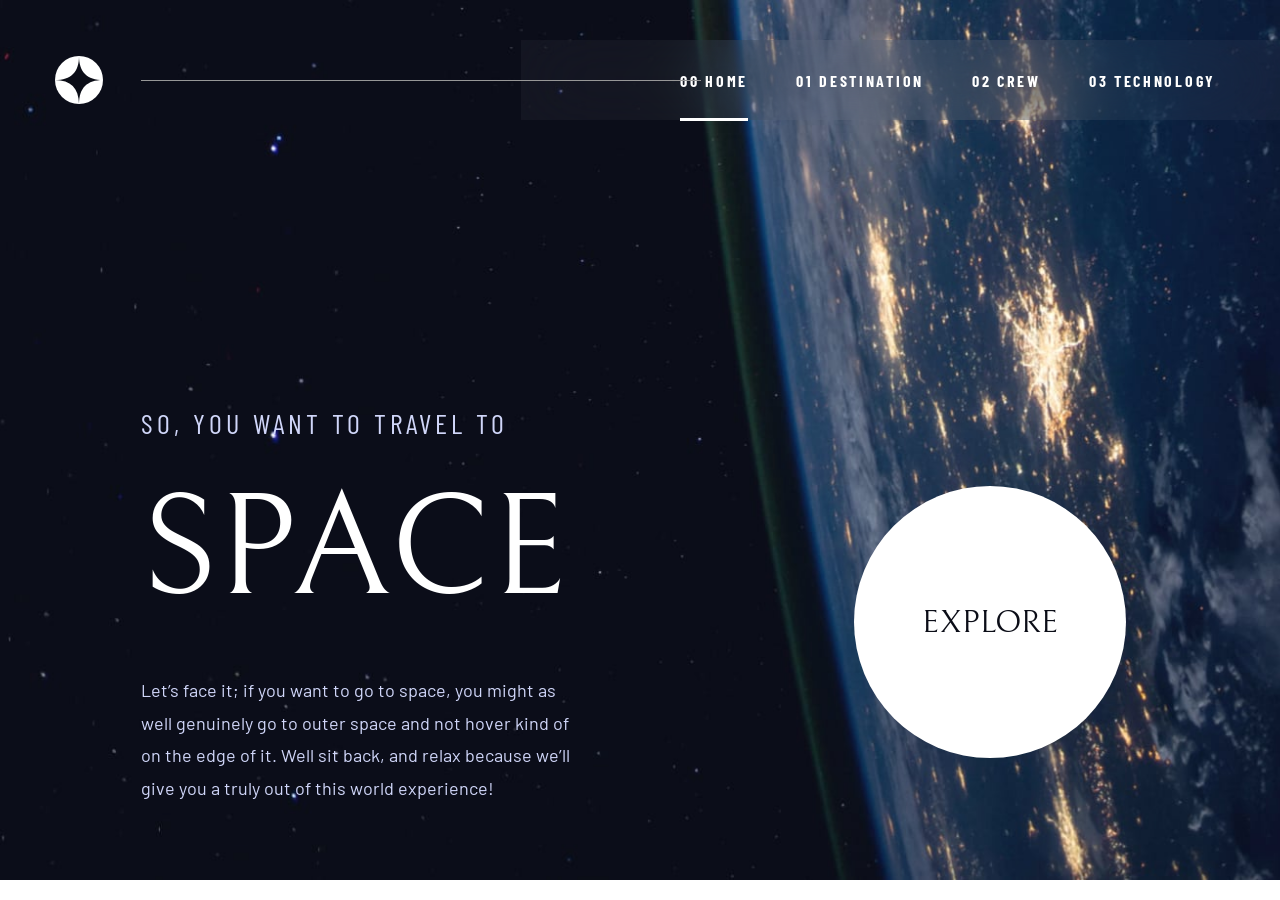
<file: index.html>
<!doctype html>
<html lang="pt-br">
  <head>
    <meta charset="UTF-8" />
    <meta name="viewport" content="width=device-width, initial-scale=1.0" />

    <link
      rel="icon"
      type="image/png"
      sizes="32x32"
      href="./assets/favicon-32x32.png"
    />
    <link rel="preconnect" href="https://fonts.googleapis.com" />
    <link rel="preconnect" href="https://fonts.gstatic.com" crossorigin />
    <link
      href="https://fonts.googleapis.com/css2?family=Barlow&family=Barlow+Condensed&family=Bellefair&display=swap"
      rel="stylesheet"
    />
    <link rel="stylesheet" href="./css/reset.css" class="css" />
    <link rel="stylesheet" href="./css/global.css" class="css" />
    <link rel="stylesheet" href="./css/root.css" class="css" />
    <link rel="stylesheet" href="./css/index.css" class="css" />

    <title>Frontend Mentor | Space tourism website</title>
  </head>
  <body>
    <nav class="menu">
      <img
        class="menu__logo"
        src="./assets/shared/logo.svg"
        alt="Space tourism logo"
      />
      <div class="menu__line"></div>
      <button
        type="button"
        class="menu__toggle"
        id="menuToggle"
        aria-expanded="false"
        aria-controls="menuNavbar"
        aria-label="Abrir menu"
      >
        <img
          class="menu__toggle-icon"
          id="menuToggleIcon"
          src="./assets/shared/icon-hamburger.svg"
          alt=""
        />
      </button>
      <ul class="menu__navbar" id="menuNavbar">
        <li class="navbar__item">
          <a class="active" href="./index.html">00 HOME</a>
        </li>
        <li class="navbar__item">
          <a href="./destination.html">01 DESTINATION</a>
        </li>
        <li class="navbar__item">
          <a href="./crew.html">02 CREW</a>
        </li>
        <li class="navbar__item">
          <a href="./technology.html">03 TECHNOLOGY</a>
        </li>
      </ul>
    </nav>
    <section class="travel">
      <div class="travel__left">
        <h2 class="travel__subt">SO, YOU WANT TO TRAVEL TO</h2>
        <h1 class="travel__title">SPACE</h1>
        <p class="travel__desc">
          Let’s face it; if you want to go to space, you might as well genuinely
          go to outer space and not hover kind of on the edge of it. Well sit
          back, and relax because we’ll give you a truly out of this world
          experience!
        </p>
      </div>
      <div class="travel__right">
        <p class="travel__button">EXPLORE</p>
      </div>
    </section>
    <script src="./js/menu.js"></script>
  </body>
</html>
</file>
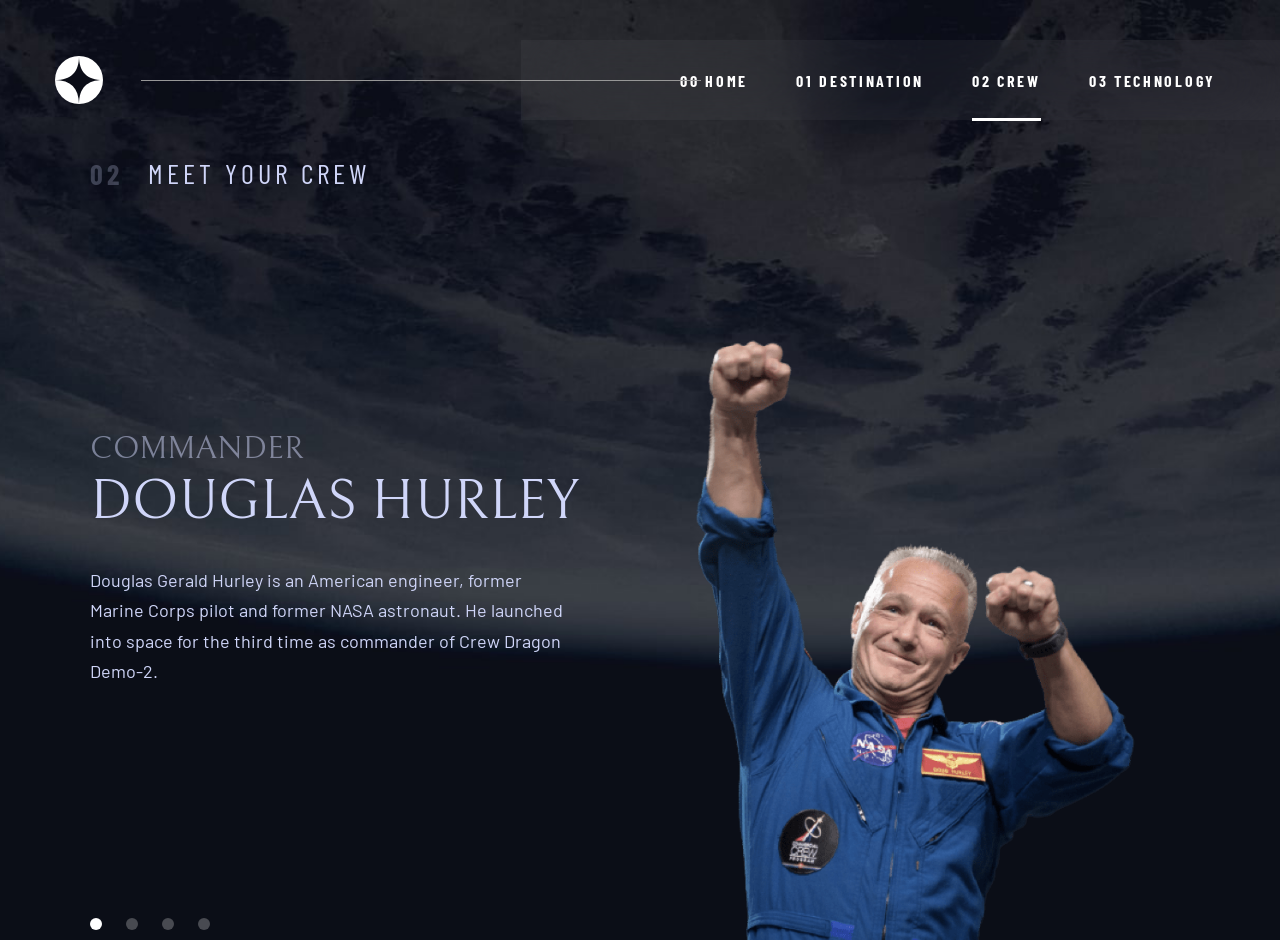
<file: crew.html>
<!doctype html>
<html lang="pt-br">
  <head>
    <meta charset="UTF-8" />
    <meta name="viewport" content="width=device-width, initial-scale=1.0" />

    <link
      rel="icon"
      type="image/png"
      sizes="32x32"
      href="./assets/favicon-32x32.png"
    />
    <link rel="preconnect" href="https://fonts.googleapis.com" />
    <link rel="preconnect" href="https://fonts.gstatic.com" crossorigin />
    <link
      href="https://fonts.googleapis.com/css2?family=Barlow&family=Barlow+Condensed&family=Bellefair&display=swap"
      rel="stylesheet"
    />
    <link rel="stylesheet" href="./css/reset.css" class="css" />
    <link rel="stylesheet" href="./css/global.css" class="css" />
    <link rel="stylesheet" href="./css/root.css" class="css" />
    <link rel="stylesheet" href="./css/crew.css" class="css" />

    <title>Frontend Mentor | Space tourism website</title>
  </head>
  <body>
    <nav class="menu">
      <img
        class="menu__logo"
        src="./assets/shared/logo.svg"
        alt="Space tourism logo"
      />
      <div class="menu__line"></div>
      <button
        type="button"
        class="menu__toggle"
        id="menuToggle"
        aria-expanded="false"
        aria-controls="menuNavbar"
        aria-label="Abrir menu"
      >
        <img
          class="menu__toggle-icon"
          id="menuToggleIcon"
          src="./assets/shared/icon-hamburger.svg"
          alt=""
        />
      </button>
      <ul class="menu__navbar" id="menuNavbar">
        <li class="navbar__item"><a href="./index.html">00 HOME</a></li>
        <li class="navbar__item">
          <a href="./destination.html">01 DESTINATION</a>
        </li>
        <li class="navbar__item">
          <a class="active" href="./crew.html">02 CREW</a>
        </li>
        <li class="navbar__item">
          <a href="./technology.html">03 TECHNOLOGY</a>
        </li>
      </ul>
    </nav>
    <main class="container__crew">
      <span class="crew__heading">
        <p class="heading__number">02</p>
        <p class="heading__label">MEET YOUR CREW</p>
      </span>
      <!-- caixa do lado esquerdo -->
      <picture class="crew__image">
        <img
          id="crew-img"
          src="assets/crew/image-douglas-hurley.png"
          alt="Comandante Douglas Hurley"
        />
      </picture>
      <!-- caixa do lado direito -->
      <div class="crew__content">
        <nav class="crew__tabs" aria-label="crew">
          <button
            id="commander"
            class="tabs_item"
            type="button"
            data-crew="commander"
            role="tab"
            aria-selected="true"
          >
            commander
          </button>
          <button
            id="specialist"
            class="tabs_item"
            type="button"
            data-crew="specialist"
            role="tab"
            aria-selected="false"
          >
            specialist
          </button>
          <button
            id="pilot"
            class="tabs_item"
            type="button"
            data-crew="pilot"
            role="tab"
            aria-selected="false"
          >
            pilot
          </button>
          <button
            id="engineer"
            class="tabs_item"
            type="button"
            data-crew="engineer"
            role="tab"
            aria-selected="false"
          >
            engineer
          </button>
        </nav>
        <h3 id="crew-role" class="crew__role">COMMANDER</h3>
        <h2 id="crew-name" class="crew__name">DOUGLAS HURLEY</h2>
        <p id="crew-description" class="crew__description">
          Douglas Gerald Hurley is an American engineer, former Marine Corps
          pilot and former NASA astronaut. He launched into space for the third
          time as commander of Crew Dragon Demo-2.
        </p>
      </div>
    </main>
    <script src="./js/menu.js"></script>
    <script src="js/crew.js"></script>
  </body>
</html>
</file>
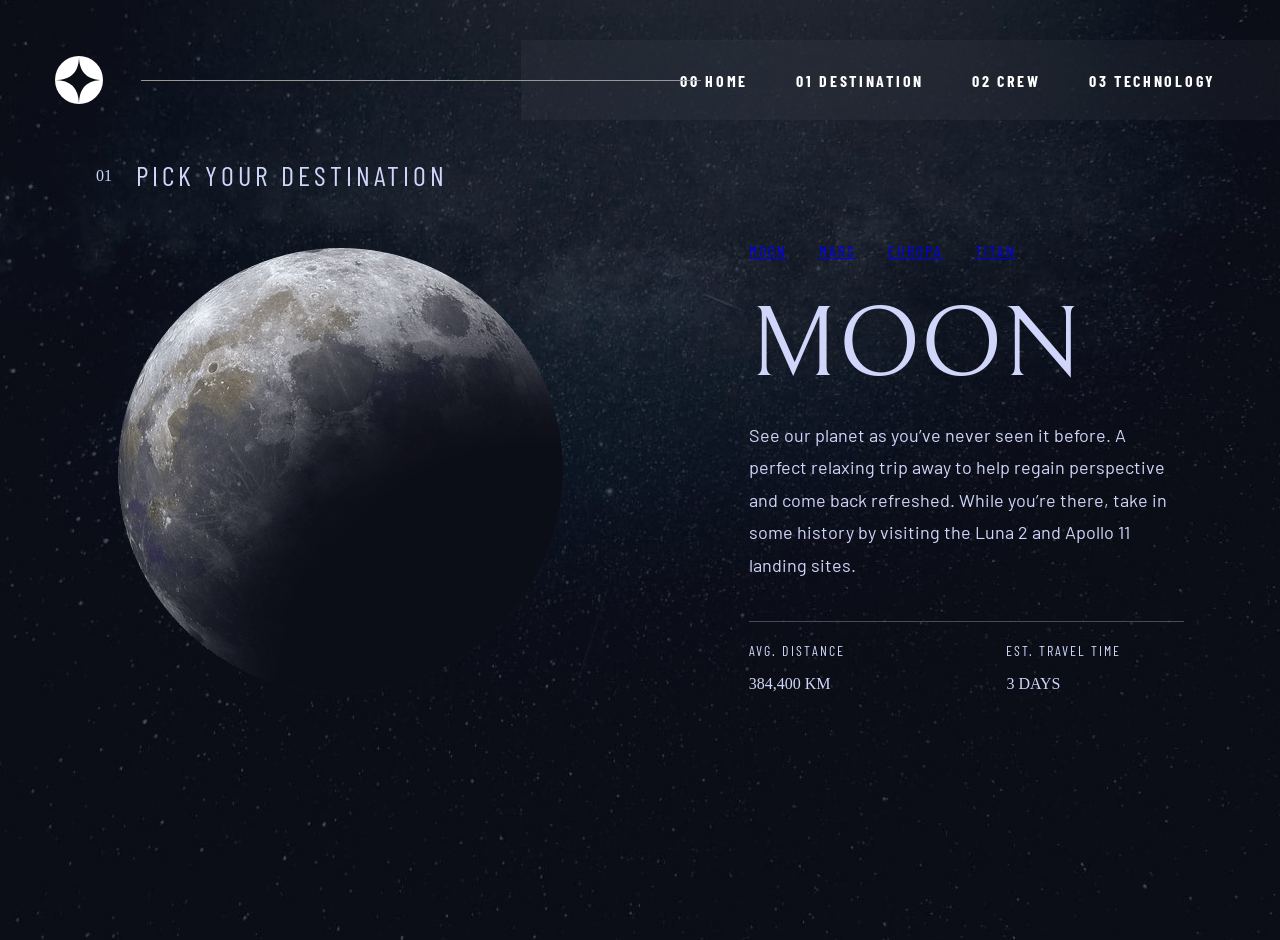
<file: destination-moon.html>
<!doctype html>
<html lang="en">
  <head>
    <meta charset="UTF-8" />
    <meta name="viewport" content="width=device-width, initial-scale=1.0" />

    <link
      rel="icon"
      type="image/png"
      sizes="32x32"
      href="./assets/favicon-32x32.png"
    />
    <link rel="preconnect" href="https://fonts.googleapis.com" />
    <link rel="preconnect" href="https://fonts.gstatic.com" crossorigin />
    <link
      href="https://fonts.googleapis.com/css2?family=Barlow&family=Barlow+Condensed&family=Bellefair&display=swap"
      rel="stylesheet"
    />
    <link rel="stylesheet" href="./css/reset.css" class="css" />
    <link rel="stylesheet" href="./css/global.css" class="css" />
    <link rel="stylesheet" href="./css/root.css" class="css" />
    <link rel="stylesheet" href="./css/destination.css" class="css" />

    <title>Frontend Mentor | Space tourism website</title>
  </head>
  <body>
    <nav class="menu">
      <img
        class="menu__logo"
        src="./assets/shared/logo.svg"
        alt="Space tourism logo"
      />
      <div class="menu__line"></div>
      <button
        type="button"
        class="menu__toggle"
        id="menuToggle"
        aria-expanded="false"
        aria-controls="menuNavbar"
        aria-label="Abrir menu"
      >
        <img
          class="menu__toggle-icon"
          id="menuToggleIcon"
          src="./assets/shared/icon-hamburger.svg"
          alt=""
        />
      </button>
      <ul class="menu__navbar" id="menuNavbar">
        <li class="navbar__item"><a href="./index.html">00 HOME</a></li>
        <li class="navbar__item">
          <a href="./destination-moon.html">01 DESTINATION</a>
        </li>
        <li class="navbar__item">
          <a href="./crew-commander.html">02 CREW</a>
        </li>
        <li class="navbar__item">
          <a href="./technology-vehicle.html">03 TECHNOLOGY</a>
        </li>
      </ul>
    </nav>

    <main class="container__destination">
      <span class="destination__heading">
        <p class="heading__label1">01</p>
        <p class="heading__label">PICK YOUR DESTINATION</p>
      </span>
      <!-- caixa do lado esquerdo -->
      <picture class="destination__image">
        <img
          src="assets/destination/image-moon.png"
          alt="Lua vista do espaço"
        />
      </picture>
      <!-- caixa do lado direito -->
      <div class="destination__content">
        <nav class="destination__tabs" aria-label="destination">
          <a class="tabs__item" href="./destination-moon.html">MOON</a>
          <a class="tabs__item" href="./destination-mars.html">MARS</a>
          <a class="tabs__item" href="./destination-europa.html">EUROPA</a>
          <a class="tabs__item" href="./destination-titan.html">TITAN</a>
        </nav>
        <h2 class="destination__name">MOON</h2>
        <p class="destination__description">
          See our planet as you’ve never seen it before. A perfect relaxing trip
          away to help regain perspective and come back refreshed. While you’re
          there, take in some history by visiting the Luna 2 and Apollo 11
          landing sites.
        </p>

        <div class="destination__stats">
          <div class="stat__left">
            <p class="stat__label">AVG. DISTANCE</p>
            <p class="stat__label2">384,400 KM</p>
          </div>
          <div class="stat__right">
            <p class="stat__label">EST. TRAVEL TIME</p>
            <p class="stat__label2">3 DAYS</p>
          </div>
        </div>
      </div>
    </main>
  </body>
</html>
</file>
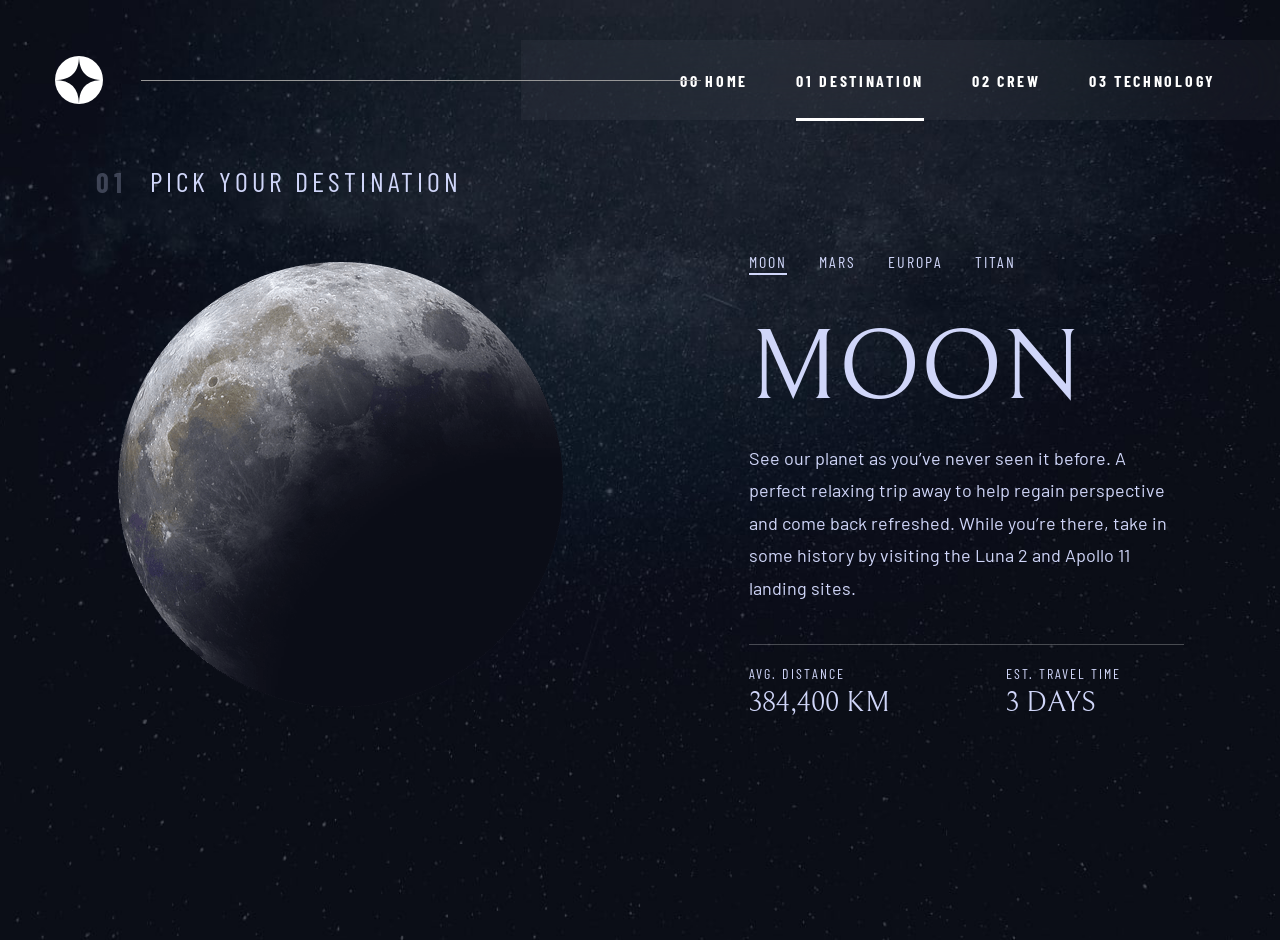
<file: destination.html>
<!doctype html>
<html lang="pt-br">
  <head>
    <meta charset="UTF-8" />
    <meta name="viewport" content="width=device-width, initial-scale=1.0" />

    <link
      rel="icon"
      type="image/png"
      sizes="32x32"
      href="./assets/favicon-32x32.png"
    />
    <link rel="preconnect" href="https://fonts.googleapis.com" />
    <link rel="preconnect" href="https://fonts.gstatic.com" crossorigin />
    <link
      href="https://fonts.googleapis.com/css2?family=Barlow&family=Barlow+Condensed&family=Bellefair&display=swap"
      rel="stylesheet"
    />
    <link rel="stylesheet" href="./css/reset.css" class="css" />
    <link rel="stylesheet" href="./css/global.css" class="css" />
    <link rel="stylesheet" href="./css/root.css" class="css" />
    <link rel="stylesheet" href="./css/destination.css" class="css" />

    <title>Frontend Mentor | Space tourism website</title>
  </head>
  <body>
    <nav class="menu">
      <img
        class="menu__logo"
        src="./assets/shared/logo.svg"
        alt="Space tourism logo"
      />
      <div class="menu__line"></div>
      <button
        type="button"
        class="menu__toggle"
        id="menuToggle"
        aria-expanded="false"
        aria-controls="menuNavbar"
        aria-label="Abrir menu"
      >
        <img
          class="menu__toggle-icon"
          id="menuToggleIcon"
          src="./assets/shared/icon-hamburger.svg"
          alt=""
        />
      </button>
      <ul class="menu__navbar" id="menuNavbar">
        <li class="navbar__item"><a href="./index.html">00 HOME</a></li>
        <li class="navbar__item">
          <a class="active" href="./destination.html">01 DESTINATION</a>
        </li>
        <li class="navbar__item">
          <a href="./crew.html">02 CREW</a>
        </li>
        <li class="navbar__item">
          <a href="./technology.html">03 TECHNOLOGY</a>
        </li>
      </ul>
    </nav>

    <main class="container__destination">
      <span class="destination__heading">
        <p class="heading__number">01</p>
        <p class="heading__label">PICK YOUR DESTINATION</p>
      </span>
      <!-- caixa do lado esquerdo -->
      <picture class="destination__image">
        <img
          id="destination-img"
          src="assets/destination/image-moon.png"
          alt="Lua vista do espaço"
        />
      </picture>
      <!-- caixa do lado direito -->
      <div class="destination__content">
        <nav class="destination__tabs" aria-label="destination">
          <button
            id="moon"
            class="tabs_item"
            type="button"
            data-destination="moon"
            role="tab"
            aria-selected="true"
          >
            MOON
          </button>
          <button
            id="mars"
            class="tabs_item"
            type="button"
            data-destination="mars"
            role="tab"
            aria-selected="false"
          >
            MARS
          </button>
          <button
            id="europa"
            class="tabs_item"
            type="button"
            data-destination="europa"
            role="tab"
            aria-selected="false"
          >
            EUROPA
          </button>
          <button
            id="titan"
            class="tabs_item"
            type="button"
            data-destination="titan"
            role="tab"
            aria-selected="false"
          >
            TITAN
          </button>
        </nav>
        <h2 id="destination-name" class="destination__name">MOON</h2>
        <p id="destination-description" class="destination__description">
          See our planet as you’ve never seen it before. A perfect relaxing trip
          away to help regain perspective and come back refreshed. While you’re
          there, take in some history by visiting the Luna 2 and Apollo 11
          landing sites.
        </p>

        <div class="destination__stats">
          <div class="stat__left">
            <p class="stat__label">AVG. DISTANCE</p>
            <p id="destination-distance" class="stat__value">384,400 KM</p>
          </div>
          <div class="stat__right">
            <p class="stat__label">EST. TRAVEL TIME</p>
            <p id="destination-travel" class="stat__value">3 DAYS</p>
          </div>
        </div>
      </div>
    </main>
    <script src="./js/menu.js"></script>
    <script src="./js/destination.js"></script>
  </body>
</html>
</file>
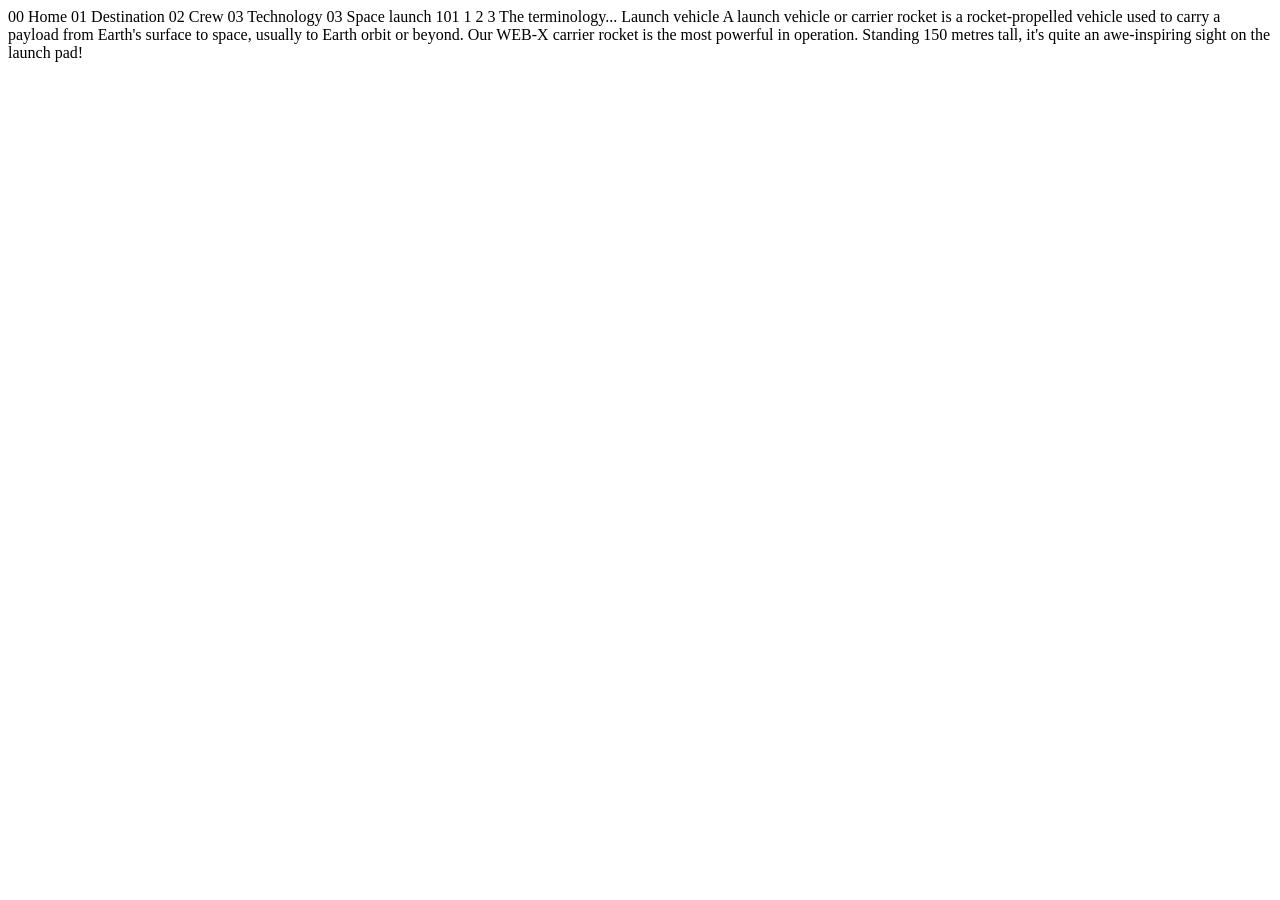
<file: technology-vehicle.html>
<!DOCTYPE html>
<html lang="en">
<head>
  <meta charset="UTF-8">
  <meta name="viewport" content="width=device-width, initial-scale=1.0">

  <link rel="icon" type="image/png" sizes="32x32" href="./assets/favicon-32x32.png">
  
  <title>Frontend Mentor | Space tourism website</title>
</head>
<body>

  00 Home
  01 Destination
  02 Crew
  03 Technology

  03 Space launch 101

  1
  2
  3

  The terminology...
  Launch vehicle

  A launch vehicle or carrier rocket is a rocket-propelled vehicle used to carry a 
  payload from Earth's surface to space, usually to Earth orbit or beyond. Our 
  WEB-X carrier rocket is the most powerful in operation. Standing 150 metres tall, 
  it's quite an awe-inspiring sight on the launch pad!
</body>
</html>
</file>
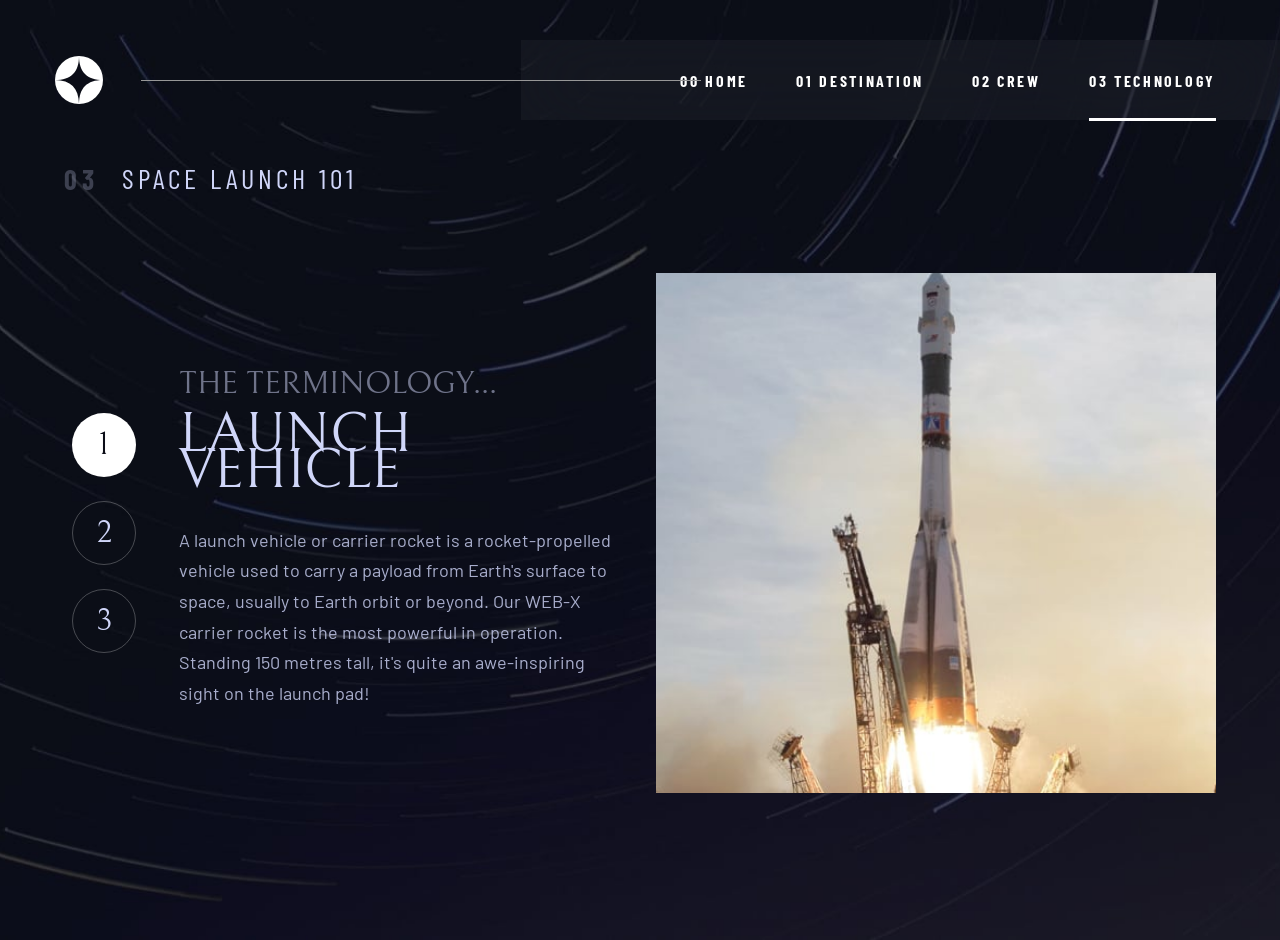
<file: technology.html>
<!doctype html>
<html lang="pt-br">
  <head>
    <meta charset="UTF-8" />
    <meta name="viewport" content="width=device-width, initial-scale=1.0" />

    <link
      rel="icon"
      type="image/png"
      sizes="32x32"
      href="./assets/favicon-32x32.png"
    />
    <link rel="preconnect" href="https://fonts.googleapis.com" />
    <link rel="preconnect" href="https://fonts.gstatic.com" crossorigin />
    <link
      href="https://fonts.googleapis.com/css2?family=Barlow&family=Barlow+Condensed&family=Bellefair&display=swap"
      rel="stylesheet"
    />
    <link rel="stylesheet" href="./css/reset.css" class="css" />
    <link rel="stylesheet" href="./css/global.css" class="css" />
    <link rel="stylesheet" href="./css/root.css" class="css" />
    <link rel="stylesheet" href="./css/technology.css" class="css" />

    <title>Frontend Mentor | Space tourism website</title>
  </head>
  <body>
    <nav class="menu">
      <img
        class="menu__logo"
        src="./assets/shared/logo.svg"
        alt="Space tourism logo"
      />
      <div class="menu__line"></div>
      <button
        type="button"
        class="menu__toggle"
        id="menuToggle"
        aria-expanded="false"
        aria-controls="menuNavbar"
        aria-label="Abrir menu"
      >
        <img
          class="menu__toggle-icon"
          id="menuToggleIcon"
          src="./assets/shared/icon-hamburger.svg"
          alt=""
        />
      </button>
      <ul class="menu__navbar" id="menuNavbar">
        <li class="navbar__item"><a href="./index.html">00 HOME</a></li>
        <li class="navbar__item">
          <a href="./destination.html">01 DESTINATION</a>
        </li>
        <li class="navbar__item">
          <a href="./crew.html">02 CREW</a>
        </li>
        <li class="navbar__item">
          <a class="active" href="./technology.html">03 TECHNOLOGY</a>
        </li>
      </ul>
    </nav>

    <main class="container__technology">
      <span class="technology__heading">
        <p class="heading__number">03</p>
        <p class="heading__label">SPACE LAUNCH 101</p>
      </span>
      <nav class="technology__tabs" aria-label="technology">
        <button
          id="launch"
          class="tabs_item"
          type="button"
          data-technology="launch"
          role="tab"
          aria-selected="true"
        >
          1
        </button>
        <button
          id="spaceport"
          class="tabs_item"
          type="button"
          data-technology="spaceport"
          role="tab"
          aria-selected="false"
        >
          2
        </button>
        <button
          id="capsule"
          class="tabs_item"
          type="button"
          data-technology="capsule"
          role="tab"
          aria-selected="false"
        >
          3
        </button>
      </nav>

      <div class="technology__content">
        <p class="stat__label">THE TERMINOLOGY...</p>
        <h2 id="technology-name" class="technology__name">LAUNCH VEHICLE</h2>
        <p id="technology-description" class="technology__description">
          A launch vehicle or carrier rocket is a rocket-propelled vehicle used
          to carry a payload from Earth's surface to space, usually to Earth
          orbit or beyond. Our WEB-X carrier rocket is the most powerful in
          operation. Standing 150 metres tall, it's quite an awe-inspiring sight
          on the launch pad!
        </p>
      </div>
      <!-- IMAGEM -->
      <picture class="technology__image">
        <img
          id="technology-img"
          src="assets/technology/image-launch-vehicle-portrait.jpg"
          alt="Veículo de lançamento decolando"
        />
      </picture>
    </main>
    <script src="./js/menu.js"></script>
    <script src="./js/technology.js"></script>
  </body>
</html>
</file>
<file: css/global.css>
html {
  overflow-x: hidden;
}

body {
  color: var(--primaryColor);
  text-align: center;
}

.menu {
  display: flex;
  align-items: center;
  justify-content: space-between;
  position: relative;
  z-index: 0;
  margin-top: 40px;
}

.menu__line {
  width: 560px;
  height: 1px;
  background-color: #979797;
  position: absolute;
  z-index: 1;
  top: 50%;
  left: 11%;
}

.menu__logo {
  z-index: 2;
  margin-left: 55px;
}

.menu__toggle {
  display: none;
  background: none;
  border: none;
  cursor: pointer;
  padding: 0;
  z-index: 3;
}

.menu__toggle-icon {
  display: block;
  width: 24px;
  height: 21px;
}

/* position, before e after */
.menu__navbar {
  color: var(--tertiaryColor);
  background: rgba(255, 255, 255, 0.04);
  backdrop-filter: blur(40px);
  display: flex;
  gap: 48px;
  padding-right: 64px;
  padding-left: 159px;
  padding-top: 38.5px;
  padding-bottom: 38.5px;
}

.navbar__item > a {
  position: relative;
  display: flex;
  align-items: center;
  height: 100%;
  color: var(--tertiaryColor);
  text-decoration: none;
}

.navbar__item > a.active {
  color: var(--tertiaryColor);
}

.navbar__item > a.active::after {
  content: "";
  position: absolute;
  left: 0;
  right: 0;
  bottom: -39px;
  height: 3px;
  background-color: var(--tertiaryColor);
}
/* MOBILE */
@media (max-width: 480px) {
  .menu__line {
    display: none;
  }

  .menu__toggle {
    display: block;
  }
  .menu__navbar {
    font: var(--text-preset-8-desktop);
    letter-spacing: var(--text-preset-8-desktop-letter-spacing);
    display: none;
    position: absolute;
    top: -24px;
    right: -24px;
    width: min(254px, 70vw);
    min-height: 100vh;
    padding: 118px 0 0 32px;
    flex-direction: column;
    align-items: flex-start;
    gap: 32px;
  }

  .menu__navbar--open {
    display: flex;
    flex-direction: column;
    box-sizing: border-box;
    z-index: 10;
  }
}

/* TABLET */
@media (min-width: 481px) and (max-width: 768px) {
  .menu__logo {
    margin-top: 24px;
    margin-left: 40px;
  }

  .menu__line {
    display: none;
  }

  .menu__navbar {
    font: var(--text-preset-8-desktop);
    letter-spacing: var(--text-preset-8-desktop-letter-spacing);
    position: fixed;
    top: 0;
    right: 0;
    padding-right: 40px;
    padding-left: 117px;
    padding-top: 38.5px;
    padding-bottom: 38.5px;
  }
}

/* DESKTOP */
@media (min-width: 769px) {
  .menu__navbar {
    font: var(--text-preset-8-bold);
    letter-spacing: var(--text-preset-8-bold-letter-spacing);
  }
}
</file>
<file: css/root.css>
:root {
  /* Colors */
  --primaryColor: #d0d6f9;
  --secondaryColor: #0b0d17;
  --tertiaryColor: #ffffff;

  /* Typography */
  --font-display: "Bellefair", sans-serif;
  --font-body: "Barlow", sans-serif;
  --font-heading: "Barlow Condensed", sans-serif;

  /* Spacing */
  --spaceSmall: 2px;
  --spaceMed: 32px;
  --spaceBig: 128px;

  /* --space25: 2px; */
  /* --space50: 4px; */
  /* --space100: 8px; */
  /* --space150: 12px; */
  /* --space200: 16px; */
  /* --space300: 24px; */
  /* --space400: 32px; */
  /* --space500: 40px; */
  /* --space600: 48px; */
  /* --space800: 64px; */
  /* --space1000: 80px; */
  /* --space1200: 96px; */
  /* --space1600: 128px; */
}

/* MOBILE */
@media (max-width: 480px) {
  :root {
    /* Mobile text presets */
    --text-preset-1: 400 80px/normal var(--font-display);
    --text-preset-1-letter-spacing: 0px;

    --text-preset-2: 400 56px/normal var(--font-display);
    --text-preset-2-letter-spacing: 0px;

    --text-preset-3: 400 24px/normal var(--font-display);
    --text-preset-3-letter-spacing: 0px;

    --text-preset-4: 400 18px/normal var(--font-display);
    --text-preset-4-letter-spacing: 0px;

    --text-preset-6: 400 16px/normal var(--font-heading);
    --text-preset-6-letter-spacing: 15%;

    --text-preset-8: 400 14px/normal var(--font-heading);
    --text-preset-8-letter-spacing: 15%;

    --text-preset-9: 400 15px/180% var(--font-body);
    --text-preset-9-letter-spacing: 0px;

    --text-preset-6-desktop: 400 28px/32.1% var(--font-display);
    --text-preset-6-desktop-letter-spacing: 0px;

    --text-preset-7-desktop: 400 14px/16.8% var(--font-heading);
    --text-preset-7-desktop-letter-spacing: 2px;

    --text-preset-8-desktop: 400 16px/19.2% var(--font-heading);
    --text-preset-8-desktop-letter-spacing: 2px;
  }
}

/* TABLET */
@media (min-width: 481px) and (max-width: 768px) {
  :root {
    /* Tablet text presets */
    --text-preset-2: 400 80px/normal var(--font-display);
    --text-preset-2-letter-spacing: 0px;

    --text-preset-3: 400 40px/normal var(--font-display);
    --text-preset-3-letter-spacing: 0px;

    --text-preset-4: 400 24px/normal var(--font-display);
    --text-preset-4-letter-spacing: 0px;

    --text-preset-5: 400 20px/normal var(--font-heading);
    --text-preset-5-letter-spacing: 0px;

    --text-preset-9: 400 16px/180% var(--font-body);
    --text-preset-9-letter-spacing: 15%;

    --text-preset-1-desktop: 400 144px/171.9% var(--font-display);
    --text-preset-1-desktop-letter-spacing: 0px;

    --text-preset-4-desktop: 400 32px/36.7% var(--font-display);
    --text-preset-4-desktop-letter-spacing: 0px;

    --text-preset-5-desktop: 400 28px/33.6% var(--font-heading);
    --text-preset-5-desktop-letter-spacing: 4px;

    --text-preset-6-desktop: 400 28px/32.1% var(--font-display);
    --text-preset-6-desktop-letter-spacing: 0px;

    --text-preset-7-desktop: 400 14px/16.8% var(--font-heading);
    --text-preset-7-desktop-letter-spacing: 2px;

    --text-preset-8-desktop: 400 16px/19.2% var(--font-heading);
    --text-preset-8-desktop-letter-spacing: 2px;
  }
}

/* DESKTOP */
@media (min-width: 769px) {
  :root {
    /* Text presets */
    --text-preset-1: 400 144px/171.9% var(--font-display);
    --text-preset-1-letter-spacing: 0px;

    --text-preset-2: 400 100px/114.6% var(--font-display);
    --text-preset-2-letter-spacing: 0px;

    --text-preset-3: 400 56px/64.2% var(--font-display);
    --text-preset-3-letter-spacing: 0px;

    --text-preset-4: 400 32px/36.7% var(--font-display);
    --text-preset-4-letter-spacing: 0px;

    --text-preset-5: 400 28px/33.6% var(--font-heading);
    --text-preset-5-letter-spacing: 4px;

    --text-preset-6: 400 28px/32.1% var(--font-display);
    --text-preset-6-letter-spacing: 0px;

    --text-preset-7: 400 14px/16.8% var(--font-heading);
    --text-preset-7-letter-spacing: 2px;

    --text-preset-8: 400 16px/19.2% var(--font-heading);
    --text-preset-8-letter-spacing: 2px;

    --text-preset-8-bold: 700 16px/19.2% var(--font-heading);
    --text-preset-8-bold-letter-spacing: 2.7px;

    --text-preset-9: 400 18px/180% var(--font-body);
    --text-preset-9-letter-spacing: 0px;
  }
}
</file>
<file: css/index.css>
.travel__subt {
  color-scheme: var(--primaryColor);
}
.travel__title {
  color: var(--tertiaryColor);
}
.travel__desc {
  color: var(--primaryColor);
}
.travel__button {
  color: var(--secondaryColor);
  border-color: var(--tertiaryColor);
  background-color: var(--tertiaryColor);
  border-radius: 50%;
  display: inline-flex;
  align-items: center;
  justify-content: center;

  width: 272px;
  height: 272px;
}

/* MOBILE */
@media (max-width: 480px) {
  body {
    background-image: url(../assets/home/background-home-mobile.jpg);
    background-size: cover;
    background-repeat: no-repeat;
    background-position: center;
    margin: 24px;
  }

  .travel__subt {
    font: var(--text-preset-6);
    letter-spacing: var(--text-preset-6-letter-spacing);
  }

  .travel__title {
    margin: 24px;
    font: var(--text-preset-1);
  }

  .travel__desc {
    font: var(--text-preset-9);
  }

  .travel__button {
    font: var(--text-preset-4);
    width: 144px;
    height: 144px;
  }
}

/* TABLET */
@media (min-width: 481px) and (max-width: 768px) {
  body {
    background-image: url(../assets/home/background-home-tablet.jpg);
    background-size: cover;
    background-repeat: no-repeat;
    background-position: center;
  }

  .travel__subt {
    font: var(--text-preset-5-desktop);
    letter-spacing: var(--text-preset-5-desktop-letter-spacing);
    margin-top: 128px;
  }

  .travel__title {
    font: var(--text-preset-1-desktop);
  }

  .travel__desc {
    font: var(--text-preset-9);
    letter-spacing: var(--text-preset-9-letter-spacing);
  }

  .travel__button {
    font: var(--text-preset-4-desktop);
    margin-top: 66px;
    margin-bottom: 128px;
  }
}

/* DESKTOP */
@media (min-width: 769px) {
  body {
    background-image: url(../assets/home/background-home-desktop.jpg);
    background-size: cover;
    background-repeat: no-repeat;
    background-position: center;
  }

  .travel {
    position: relative;
    min-height: calc(100vh - 140px);
  }

  .travel__left {
    position: absolute;
    left: 11%;
    bottom: 10%;
    width: 445px;
    text-align: left;
  }

  .travel__subt {
    font: var(--text-preset-5);
    letter-spacing: var(--text-preset-5-letter-spacing);
  }

  .travel__title {
    font: var(--text-preset-1);
  }

  .travel__desc {
    font: var(--text-preset-9);
  }

  .travel__right {
    position: absolute;
    right: 12%;
    bottom: 16%;
  }

  .travel__button {
    font: var(--text-preset-4);
  }
}
</file>
<file: css/crew.css>
@media (max-width: 480px) {
  body {
    min-height: 100vh;
    background-image: url(../assets/crew/background-crew-mobile.jpg);
    background-size: cover;
    background-repeat: no-repeat;
    background-position: center;
  }

  .heading__number {
    font-family: var(--font-heading);
    font-weight: 700;
    font-size: 16px;
    letter-spacing: 15em;
    opacity: 0.25;
  }

  .heading__label {
    font: var(--text-preset-6);
    letter-spacing: var(--text-preset-6-letter-spacing);
  }

  /* BOTÕES
  .crew__tabs {
  } */

  .crew__role {
    font: var(--text-preset-4);
    opacity: 0.5;
  }

  .crew__name {
    font: var(--text-preset-3);
  }

  .crew__description {
    font: var(--text-preset-9);
  }
}
@media (min-width: 481px) and (max-width: 768px) {
  body {
    min-height: 100vh;
    background-image: url(../assets/crew/background-crew-tablet.jpg);
    background-size: cover;
    background-repeat: no-repeat;
    background-position: center;
  }

  .heading__number {
    font-family: var(--font-heading);
    font-weight: 700;
    font-size: 20px;
    letter-spacing: 15em;
    opacity: 0.25;
  }

  .heading__label {
    font: var(--text-preset-5);
    letter-spacing: var(--text-preset-5-letter-spacing);
  }

  /* BOTÕES
  .crew__tabs {} */

  .crew-role {
    font: var(--text-preset-4);
    opacity: 0.5;
  }

  .crew__name {
    font: var(--text-preset-3);
  }

  .crew__description {
    font: var(--text-preset-9);
    letter-spacing: var(--text-preset-9-letter-spacing);
  }
}
@media (min-width: 769px) {
  body {
    min-height: 100vh;
    background-image: url(../assets/crew/background-crew-desktop.jpg);
    background-size: cover;
    background-repeat: no-repeat;
    background-position: center;
  }

  .container__crew {
    position: relative;
    display: grid;
    grid-template-columns: 50% 50%;
    grid-template-rows: auto 1fr;
    width: 86%;
    max-width: 1400px;
    height: calc(100vh - 120px);
    margin: 40px auto 0;
  }

  .crew__heading {
    display: flex;
    align-items: center;
    gap: 24px;
    grid-column: 1 / 3;
    grid-row: 1;
    margin-bottom: 30px;
  }

  .heading__number {
    margin: 0;
    font-family: var(--font-heading);
    font-weight: 700;
    font-size: 28px;
    letter-spacing: 4.72px;
    opacity: 0.25;
  }

  .heading__label {
    margin: 0;
    font: var(--text-preset-5);
    letter-spacing: var(--text-preset-5-letter-spacing);
  }

  .crew__image {
    grid-column: 2;
    grid-row: 2;
    align-self: end;
    justify-self: center;
    width: 100%;
    height: 100%;
    display: flex;
    align-items: flex-end;
    justify-content: center;
  }

  .crew__image img {
    display: block;
    width: auto;
    height: min(72vh, 600px);
    max-width: 100%;
    object-fit: contain;
    object-position: bottom center;
  }

  /* BOTÕES */
  .crew__content {
    grid-column: 1;
    grid-row: 2;
    align-self: center;
    width: 100%;
    max-width: 540px;
    display: flex;
    flex-direction: column;
    align-items: flex-start;
    text-align: left;
  }

  .crew__tabs {
    position: absolute;
    left: 0;
    bottom: 10px;
    display: flex;
    align-items: center;
    gap: 24px;
    height: auto;
    font-size: 0;
    font: var(--text-preset-8);
    letter-spacing: var(--text-preset-8-letter-spacing);
  }

  .tabs_item {
    width: 12px;
    height: 12px;
    padding: 0;
    border: none;
    border-radius: 50%;
    background-color: var(--tertiaryColor);
    opacity: 0.25;
    cursor: pointer;
    font-size: 0;
    transition:
      opacity 0.2s ease,
      transform 0.2s ease;
  }

  .tabs_item::after {
    display: none;
  }

  .tabs_item[aria-selected="true"] {
    background-color: var(--tertiaryColor);
    opacity: 1;
  }

  .tabs_item[aria-selected="false"]:hover {
    opacity: 0.6;
    transform: scale(1.1);
  }

  /* .tabs_item {
    border-radius: 0;
    background-color: transparent;
    border-style: none;
    color: var(--primaryColor);
    font: var(--text-preset-8);
    letter-spacing: var(--text-preset-8-letter-spacing);
  }

  .tabs_item:hover {
    cursor: pointer;
    border-bottom: 1px solid var(--tertiaryColor);
    text-align: end;} */
  /* verificar letter spacing do item */

  .crew__role {
    margin: 0 0 16px;
    font: var(--text-preset-4);
    opacity: 0.5042;
  }

  .crew__name {
    margin: 0 0 32px;
    font: var(--text-preset-3);
    line-height: 1.1;
  }

  .crew__description {
    margin: 0;
    max-width: 480px;
    font: var(--text-preset-9);
    line-height: 1.7;
    min-height: 150px;
  }
}
</file>
<file: css/destination.css>
@media (max-width: 480px) {
  body {
    min-height: 100vh;
    background-image: url(../assets/destination/background-destination-mobile.jpg);
    background-size: cover;
    background-repeat: no-repeat;
    background-position: center;
  }

  .heading__number {
    font-family: var(--font-heading);
    font-weight: 700;
    font-size: 16px;
    letter-spacing: 15%;
    opacity: 0.25;
  }

  .heading__label {
    font: var(--text-preset-6);
    letter-spacing: var(--text-preset-6-letter-spacing);
  }

  .destination__tabs {
    font: var(--text-preset-8);
    letter-spacing: var(--text-preset-8-letter-spacing);
  }

  .destination__name {
    font: var(--text-preset-2);
  }

  .destination__description {
    font: var(--text-preset-9);
  }

  .stat__label {
    font: var(--text-preset-7-desktop);
    letter-spacing: var(--text-preset-7-desktop-letter-spacing);
  }

  .stat__value {
    font: var(--text-preset-6-desktop);
  }
}
@media (min-width: 481px) and (max-width: 768px) {
  body {
    min-height: 100vh;
    background-image: url(../assets/destination/background-destination-tablet.jpg);
    background-size: cover;
    background-repeat: no-repeat;
    background-position: center;
  }

  .heading__number {
    font-family: var(--font-heading);
    font-weight: 700;
    font-size: 28px;
    letter-spacing: 4.72px;
    opacity: 0.25;
  }

  .heading__label {
    font: var(--text-preset-5);
    letter-spacing: var(--text-preset-5-letter-spacing);
  }

  .destination__tabs {
    font: var(--text-preset-8-desktop);
    letter-spacing: var(--text-preset-8-desktop-letter-spacing);
  }

  .destination__name {
    font: var(--text-preset-2);
  }

  .destination__description {
    font: var(--text-preset-9);
  }

  .stat__label {
    font: var(--text-preset-7);
    letter-spacing: var(--text-preset-7-letter-spacing);
  }

  .stat__value {
    font: var(--text-preset-6);
  }
}
@media (min-width: 769px) {
  .destination__stats .stat__label {
    margin-bottom: 24px !important;
  }

  .destination__stats .stat__value {
    margin: 0 !important;
  }

  body {
    min-height: 100vh;
    background-image: url(../assets/destination/background-destination-desktop.jpg);
    background-size: cover;
    background-repeat: no-repeat;
    background-position: center;
  }

  .container__destination {
    display: grid;
    grid-template-columns: 45% 40%;
    grid-template-rows: auto 1fr;
    justify-content: space-between;
    align-items: center;
    width: 85%;
    max-width: 1110px;
    margin: 48px auto 0;
    row-gap: 64px;
  }

  .destination__heading {
    display: flex;
    align-items: center;
    gap: 24px;
    grid-column: 1 / 3;
    grid-row: 1;
  }

  .heading__number {
    margin: 0;
    font-family: var(--font-heading);
    font-weight: 700;
    font-size: 28px;
    letter-spacing: 4.72px;
    opacity: 0.25;
  }

  .heading__label {
    margin: 0;
    font: var(--text-preset-5);
    letter-spacing: var(--text-preset-5-letter-spacing);
  }

  .destination__image {
    grid-column: 1;
    grid-row: 2;
    display: flex;
    justify-content: center;
    align-items: center;
  }

  .destination__image img {
    display: block;

    width: min(100%, 445px);
    height: auto;
  }

  .destination__content {
    grid-column: 2;
    grid-row: 2;
    display: flex;
    flex-direction: column;
    width: 100%;
    max-width: 445px;
    text-align: left;
  }

  .destination__tabs {
    display: flex;
    align-items: center;
    justify-content: flex-start;
    gap: 32px;
    margin-bottom: 37px;
    font: var(--text-preset-8);
    letter-spacing: var(--text-preset-8-letter-spacing);
  }

  .tabs_item {
    position: relative;
    padding: 0 0 12px;
    border: none;
    border-radius: 0;
    background-color: transparent;
    color: var(--primaryColor);
    font: var(--text-preset-8);
    letter-spacing: var(--text-preset-8-letter-spacing);
    cursor: pointer;
  }

  .tabs_item::after {
    content: "";
    position: absolute;
    left: 0;
    bottom: 0;
    width: 100%;
    height: 2px;
    background-color: var(--primaryColor);
    opacity: 0;
    transition: opacity 0.2s ease;
  }

  .tabs_item[aria-selected="true"]::after {
    opacity: 1;
  }

  .tabs_item[aria-selected="false"]:hover::after {
    opacity: 0.5;
  }

  /* .tabs_item {
    border-radius: 0;
    background-color: transparent;
    border-style: none;
    color: var(--primaryColor);
    font: var(--text-preset-8);
    letter-spacing: var(--text-preset-8-letter-spacing);
  }

  .tabs_item:hover {
    cursor: pointer;
    border-bottom: 1px solid var(--tertiaryColor);
    text-align: end;} */
  /* verificar letter spacing do item */

  .destination__name {
    margin: 0 0 16px;
    font: var(--text-preset-2);
  }

  .destination__description {
    width: 100%;
    max-width: 445px;
    margin: 0 0 40px;
    font: var(--text-preset-9);
    line-height: 1.8;
  }

  .destination__stats {
    display: flex;
    align-items: flex-start;
    width: 100%;
    padding-top: 28px;
    border-top: 1px solid rgba(255, 255, 255, 0.25);
    gap: 80px;
  }

  .stat__left,
  .stat__right {
    display: flex;
    flex-direction: column;
    flex: 1;
  }

  .stat__label {
    margin: 0 0 12px;
    font: var(--text-preset-7);
    letter-spacing: var(--text-preset-7-letter-spacing);
  }

  .stat__value {
    margin: 0;
    font: var(--text-preset-6);
  }

  .stat__label {
    font: var(--text-preset-7);
    letter-spacing: var(--text-preset-7-letter-spacing);
  }

  .stat__value {
    font: var(--text-preset-6);
  }
}
</file>
<file: css/technology.css>
@media (max-width: 480px) {
  body {
    min-height: 100vh;
    background-image: url(../assets/technology/background-technology-mobile.jpg);
    background-size: cover;
    background-repeat: no-repeat;
    background-position: center;
  }

  .heading__number {
    font-family: var(--font-heading);
    font-weight: 700;
    font-size: 16px;
    letter-spacing: 15em;
    opacity: 0.25;
  }

  .heading__label {
    font: var(--text-preset-6);
    letter-spacing: var(--text-preset-6-letter-spacing);
  }

  /* BOTÕES
  .technology__tabs {
  } */

  .tabs_item {
    font: var(--text-preset-4);
  }

  .stat__label {
    font: var(--text-preset-4);
    opacity: 0.5042;
  }

  .technology__name {
    font: var(--text-preset-3);
  }

  .technology__description {
    font: var(--text-preset-9);
  }
}
@media (min-width: 481px) and (max-width: 768px) {
  body {
    min-height: 100vh;
    background-image: url(../assets/technology/background-technology-tablet.jpg);
    background-size: cover;
    background-repeat: no-repeat;
    background-position: center;
  }

  .heading__number {
    font-family: var(--font-heading);
    font-weight: 700;
    font-size: 20px;
    letter-spacing: 15em;
    opacity: 0.25;
  }

  .heading__label {
    font: var(--text-preset-5);
  }

  /* BOTÕES
  .technology__tabs {
  } */

  .tabs_item {
    font: var(--text-preset-4);
  }

  .stat__label {
    font: var(--text-preset-4);
    opacity: 0.5042;
  }

  .technology__name {
    font: var(--text-preset-3);
  }

  .technology__description {
    font: var(--text-preset-9);
    letter-spacing: var(--text-preset-9-letter-spacing);
  }
}
@media (min-width: 769px) {
  body {
    min-height: 100vh;
    background-image: url(../assets/technology/background-technology-desktop.jpg);
    background-size: cover;
    background-repeat: no-repeat;
    background-position: center;
  }

  .container__technology {
    display: grid;
    grid-template-columns: 80px minmax(350px, 1fr) minmax(400px, 560px);
    grid-template-rows: auto 1fr;
    column-gap: 35px;
    row-gap: 60px;
    width: 90%;
    max-width: 1400px;
    margin: 45px auto 0;
    align-items: center;
  }

  .technology__heading {
    display: flex;
    align-items: center;
    gap: 24px;
    grid-column: 1 / 4;
    grid-row: 1;
    margin-bottom: 20px;
  }

  .heading__number {
    font-family: var(--font-heading);
    font-weight: 700;
    font-size: 28px;
    letter-spacing: 4.72px;
    opacity: 0.25;
  }

  .heading__label {
    font: var(--text-preset-5);
    letter-spacing: var(--text-preset-5-letter-spacing);
  }

  .technology__image {
    grid-column: 3;
    grid-row: 2;
    width: 100%;
    align-self: center;
  }

  .technology__image img {
    display: block;
    width: 100%;
    max-width: 560px;
    height: 520px;
    object-fit: cover;
    object-position: center;
    margin-left: auto;
  }

  .technology__content {
    grid-column: 2;
    grid-row: 2;
    display: flex;
    flex-direction: column;
    justify-content: center;
    align-items: flex-start;
    text-align: left;
    gap: 12px;
    min-width: 0;
  }

  /* BOTÕES */
  .technology__tabs {
    grid-column: 1;
    grid-row: 2;
    height: auto;
    display: flex;
    flex-direction: column;
    gap: 24px;
    justify-content: center;
    align-items: center;
    margin: 0;
  }

  .tabs_item {
    position: relative;
    width: 64px;
    height: 64px;
    display: flex;
    align-items: center;
    justify-content: center;
    border: 1px solid rgba(255, 255, 255, 0.25);
    border-radius: 50%;
    background-color: transparent;
    font-size: 24px;
    cursor: pointer;
    transition:
      background-color 0.3s ease,
      border-color 0.3s ease,
      color 0.3s ease;
    color: var(--primaryColor);
    font: var(--text-preset-4);
  }

  .tabs_item::after {
    display: none;
  }

  .tabs_item[aria-selected="true"] {
    background-color: var(--tertiaryColor);
    color: var(--secondaryColor);
    opacity: 1;
  }

  .tabs_item[aria-selected="false"]:hover::after {
    opacity: 0.5;
  }

  /* .tabs_item {
    border-radius: 0;
    background-color: transparent;
    border-style: none;
    color: var(--primaryColor);
    font: var(--text-preset-8);
    letter-spacing: var(--text-preset-8-letter-spacing);
  }

  .tabs_item:hover {
    cursor: pointer;
    border-bottom: 1px solid var(--tertiaryColor);
    text-align: end;} */
  /* verificar letter spacing do item */

  .stat__label {
    font: var(--text-preset-4);
    opacity: 0.5042;
    margin-top: 20px;
  }

  .technology__name {
    font: var(--text-preset-3);
    margin: 0;
    padding-top: 16px;
    padding-bottom: 24px;
  }

  .technology__description {
    font: var(--text-preset-9);
    max-width: 450px;
    height: auto;
    line-height: 1.7;
    opacity: 0.8;
  }
}
</file>
